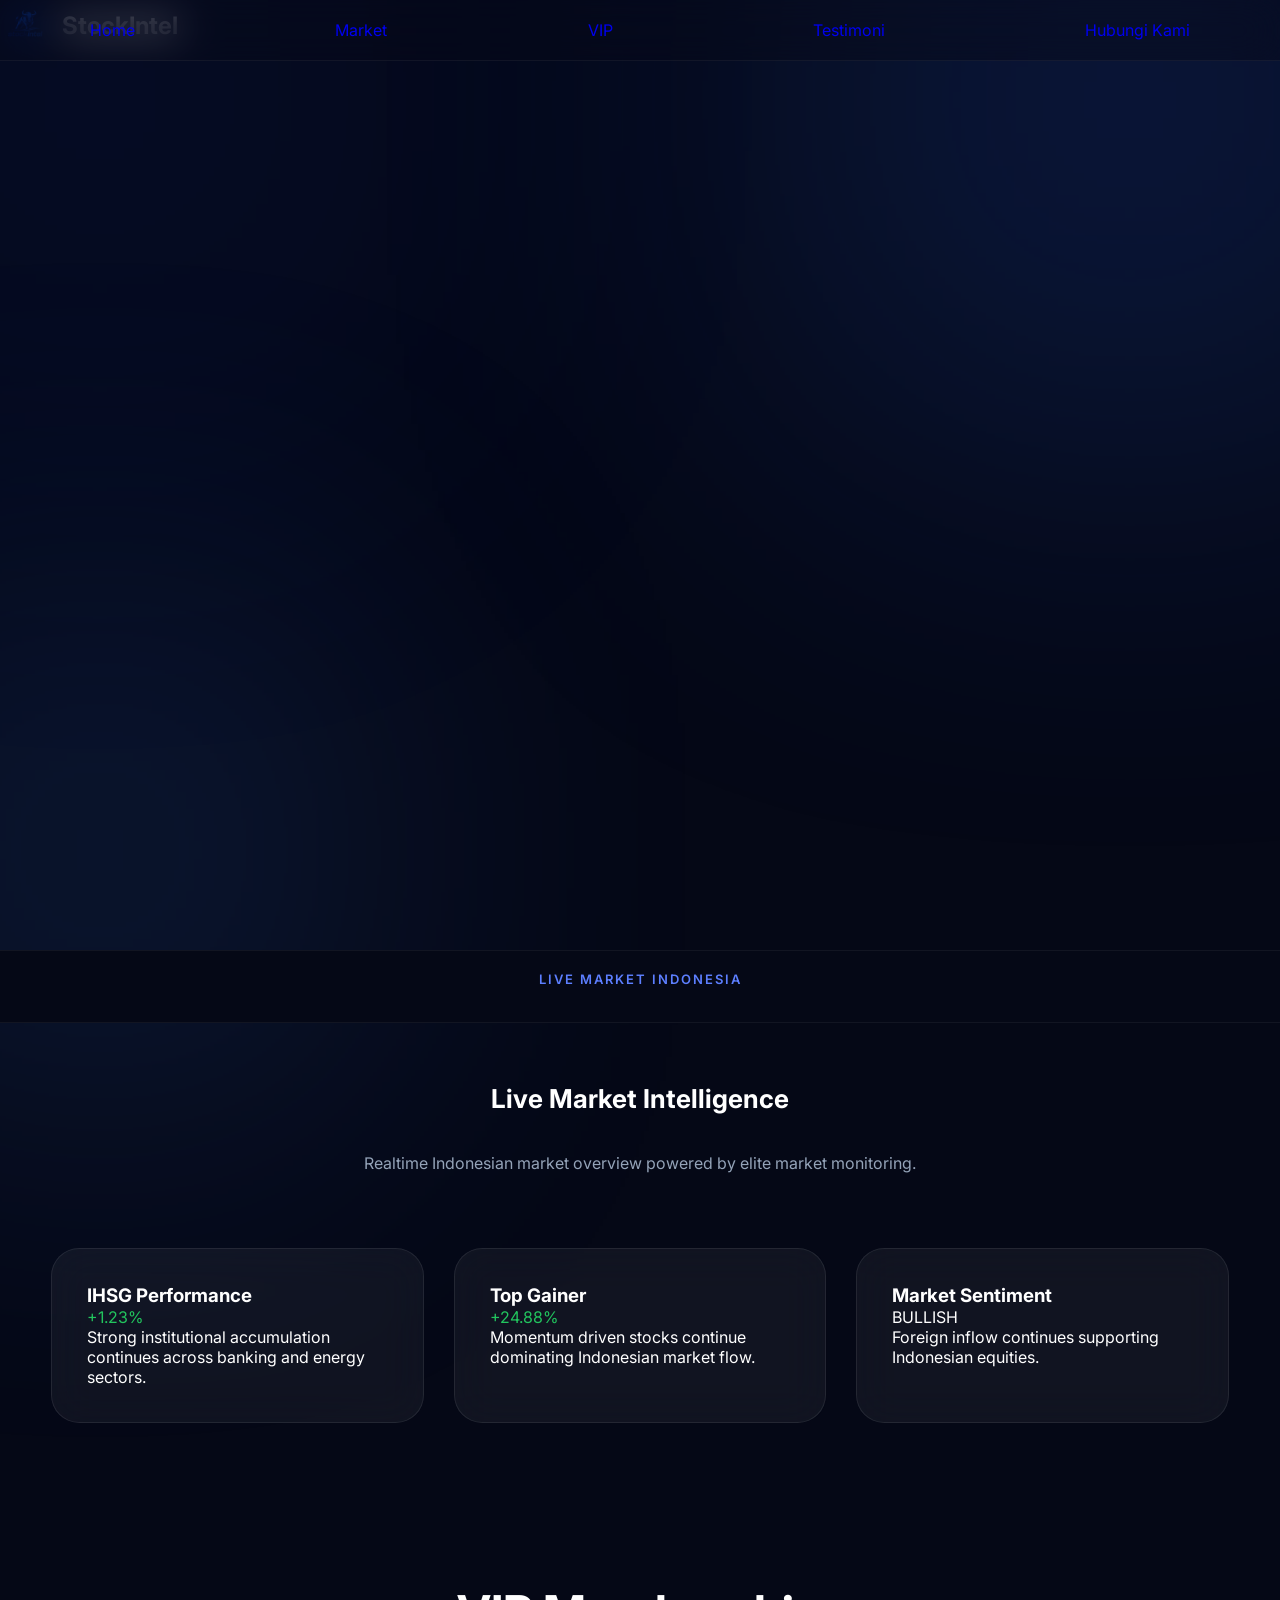
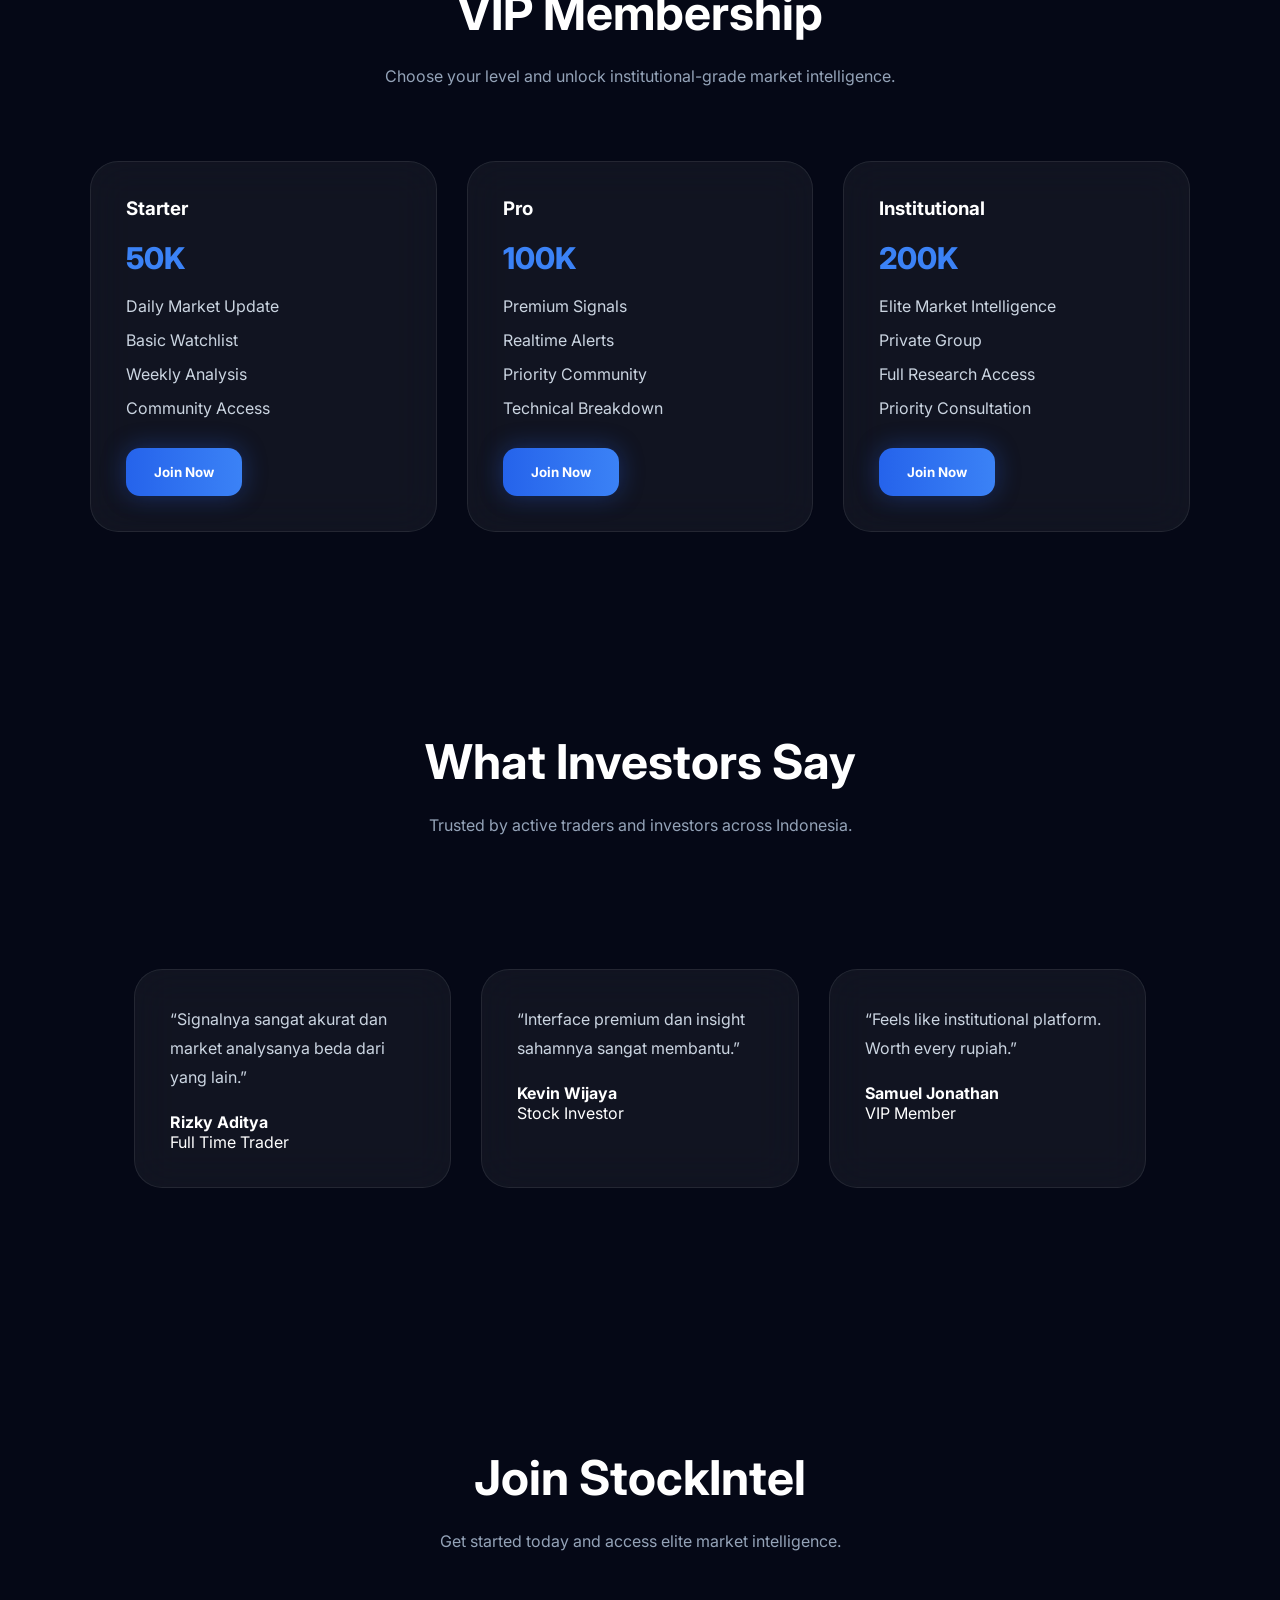
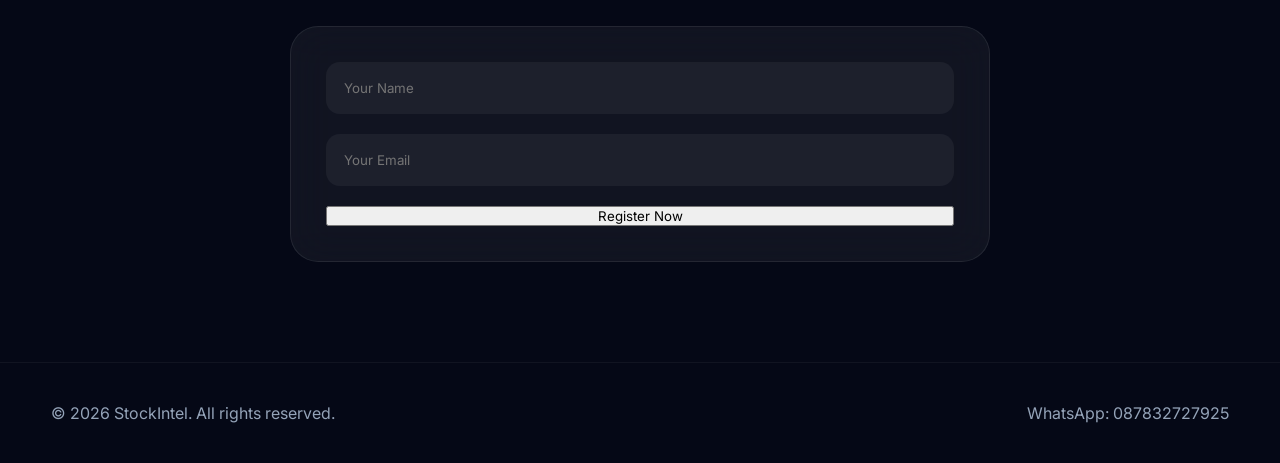
<file: index.html>
<!DOCTYPE html>
<html lang="en">
<head>

<meta charset="UTF-8">
<meta name="viewport" content="width=device-width, initial-scale=1.0">

<title>StockIntel — Trade Smarter</title>

<link rel="preconnect" href="https://fonts.googleapis.com">
<link href="https://fonts.googleapis.com/css2?family=Inter:wght@300;400;500;600;700;800&display=swap" rel="stylesheet">

<link rel="stylesheet" href="style.css">

</head>

<body>

<div class="bg-glow"></div>
<div class="bg-glow2"></div>

<header class="navbar">

<div class="logo">
<img src="logo.png">
<h2>StockIntel</h2>
</div>

<div class="menu-toggle" onclick="toggleMenu()">
☰
</div>

<nav id="mobileMenu">

<a href="#">Home</a>
<a href="#market">Market</a>
<a href="login.html">VIP</a>
<a href="#testimoni">Testimoni</a>
<a href="https://wa.me/6287832727925">Hubungi Kami</a>

</nav>

<a href="login.html" class="contact-btn">
Join Elite
</a>

</header>

<section class="hero">

<div class="hero-text">

</section> <!-- AKHIR HERO -->

<!-- LIVE MARKET TICKER -->

<style>
.market-ticker-section{
padding:20px 0;
background:#050816;
border-top:1px solid rgba(255,255,255,.05);
border-bottom:1px solid rgba(255,255,255,.05);
overflow:hidden;
}

.market-title{
text-align:center;
font-size:13px;
font-weight:600;
letter-spacing:2px;
color:#5d7fff;
margin-bottom:15px;
text-transform:uppercase;
}
</style>

<section class="market-ticker-section">

<div class="market-title">
LIVE MARKET INDONESIA
</div>

<div class="tradingview-widget-container">
<div class="tradingview-widget-container__widget"></div>

<script
type="text/javascript"
src="https://s3.tradingview.com/external-embedding/embed-widget-ticker-tape.js"
async>
{
"symbols":[
{"proName":"IDX:BBRI","title":"BBRI"},
{"proName":"IDX:BMRI","title":"BMRI"},
{"proName":"IDX:BBCA","title":"BBCA"},
{"proName":"IDX:TLKM","title":"TLKM"},
{"proName":"IDX:GOTO","title":"GOTO"}
],
"showSymbolLogo":true,
"isTransparent":true,
"displayMode":"adaptive",
"colorTheme":"dark",
"locale":"id"
}
</script>

</div>

</section>

<section class="features">

<div class="section-title">

<h2>Live Market Intelligence</h2>

<p>
Realtime Indonesian market overview powered by elite market monitoring.
</p>

</div>

<div class="market-grid">

<div class="market-card">

<h3>IHSG Performance</h3>

<div class="big green">
+1.23%
</div>

<p>
Strong institutional accumulation continues across banking and energy sectors.
</p>

</div>

<div class="market-card">

<h3>Top Gainer</h3>

<div class="big green">
+24.88%
</div>

<p>
Momentum driven stocks continue dominating Indonesian market flow.
</p>

</div>

<div class="market-card">

<h3>Market Sentiment</h3>

<div class="big">
BULLISH
</div>

<p>
Foreign inflow continues supporting Indonesian equities.
</p>

</div>

</div>

</section>

<section id="vip">

<div class="section-title">

<h2>VIP Membership</h2>

<p>
Choose your level and unlock institutional-grade market intelligence.
</p>

</div>

<div class="cards">

<div class="card">

<h3>Starter</h3>

<div class="price">
50K
</div>

<ul>
<li>Daily Market Update</li>
<li>Basic Watchlist</li>
<li>Weekly Analysis</li>
<li>Community Access</li>
</ul>

<a href="payment.html">
<button class="glow-btn">
Join Now
</button>
</a>

</div>

<div class="card">

<h3>Pro</h3>

<div class="price">
100K
</div>

<ul>
<li>Premium Signals</li>
<li>Realtime Alerts</li>
<li>Priority Community</li>
<li>Technical Breakdown</li>
</ul>

<a href="payment.html">
<button class="glow-btn">
Join Now
</button>
</a>

</div>

<div class="card">

<h3>Institutional</h3>

<div class="price">
200K
</div>

<ul>
<li>Elite Market Intelligence</li>
<li>Private Group</li>
<li>Full Research Access</li>
<li>Priority Consultation</li>
</ul>

<a href="payment.html">
<button class="glow-btn">
Join Now
</button>
</a>

</div>

</div>

</section>

<section id="testimonials">

<div class="section-title">

<h2>What Investors Say</h2>

<p>
Trusted by active traders and investors across Indonesia.
</p>

</div>

<div class="testimonials">

<div class="testi">
<p>
“Signalnya sangat akurat dan market analysanya beda dari yang lain.”
</p>
<h4>Rizky Aditya</h4>
<span>Full Time Trader</span>
</div>

<div class="testi">
<p>
“Interface premium dan insight sahamnya sangat membantu.”
</p>
<h4>Kevin Wijaya</h4>
<span>Stock Investor</span>
</div>

<div class="testi">
<p>
“Feels like institutional platform. Worth every rupiah.”
</p>
<h4>Samuel Jonathan</h4>
<span>VIP Member</span>
</div>

</div>

</section>

<section>

<div class="section-title">

<h2>Join StockIntel</h2>

<p>
Get started today and access elite market intelligence.
</p>

</div>

<div class="form-box">

<form id="form">

<input type="text" placeholder="Your Name" required>
<input type="email" placeholder="Your Email" required>

<button type="submit" class="glow-btn">
Register Now
</button>

</form>

</div>

</section>

<footer>

<div>
© 2026 StockIntel. All rights reserved.
</div>

<div>
WhatsApp: 087832727925
</div>

</footer>

<script src="script.js"></script>

</body>
  </html>
</file>
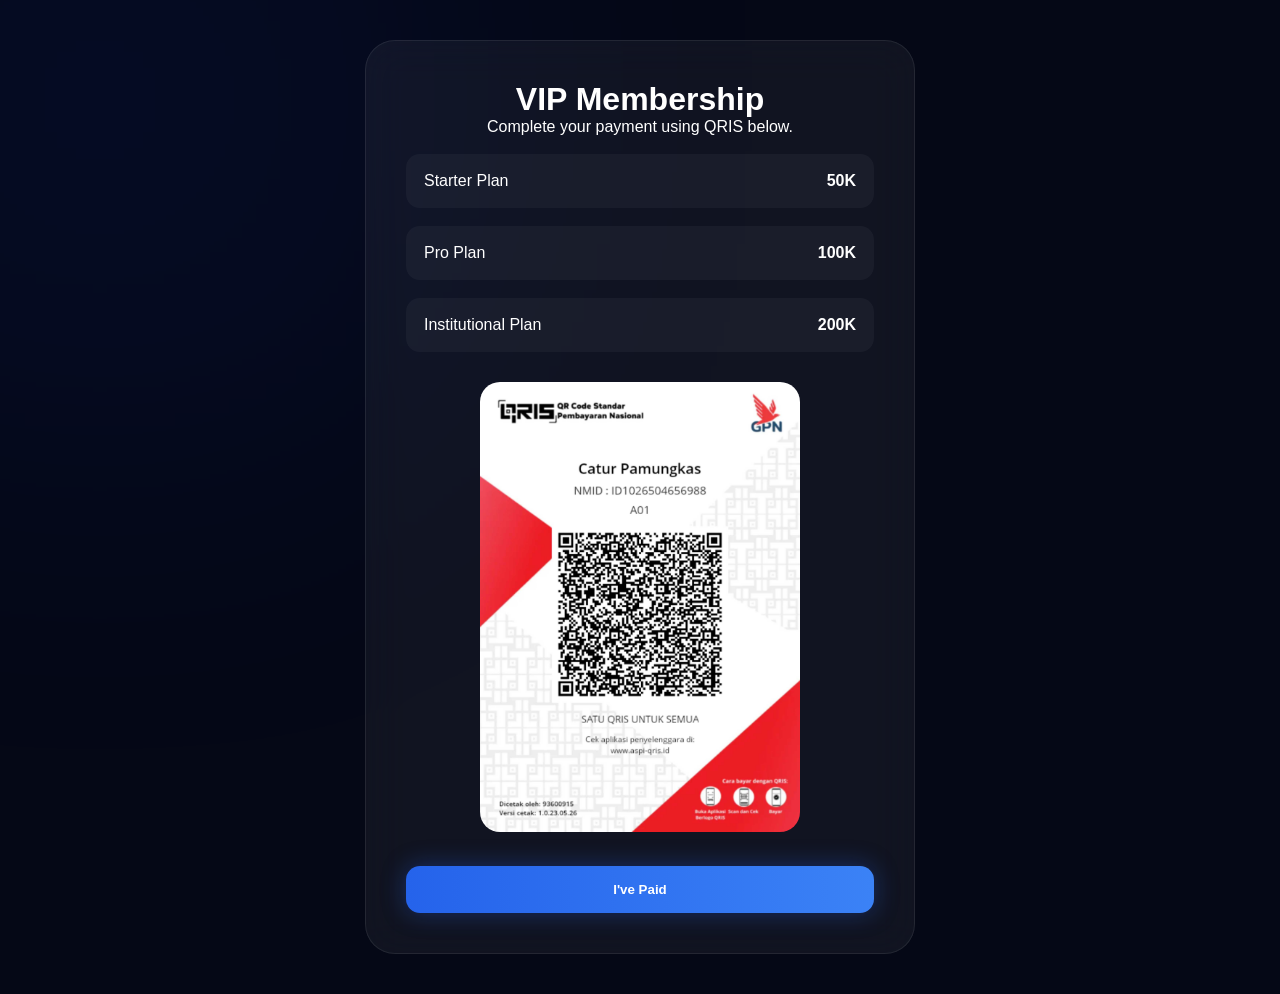
<file: payment.html>
<!DOCTYPE html>
<html lang="en">
<head>

<meta charset="UTF-8">
<meta name="viewport" content="width=device-width, initial-scale=1.0">

<title>StockIntel Payment</title>

<link rel="stylesheet" href="style.css">

</head>

<body>

<div class="payment-container">

<div class="payment-box">

<h1>VIP Membership</h1>

<p>
Complete your payment using QRIS below.
</p>

<div class="plan-list">

<div class="plan">
<span>Starter Plan</span>
<b>50K</b>
</div>

<div class="plan">
<span>Pro Plan</span>
<b>100K</b>
</div>

<div class="plan">
<span>Institutional Plan</span>
<b>200K</b>
</div>

</div>

<div class="qris-box">

<img src="qris.jpg">

</div>

<a href="https://wa.me/6287832727925" target="_blank">

<button class="pay-btn glow-btn">
I've Paid
</button>

</a>

</div>

</div>

</body>
</html>
</file>
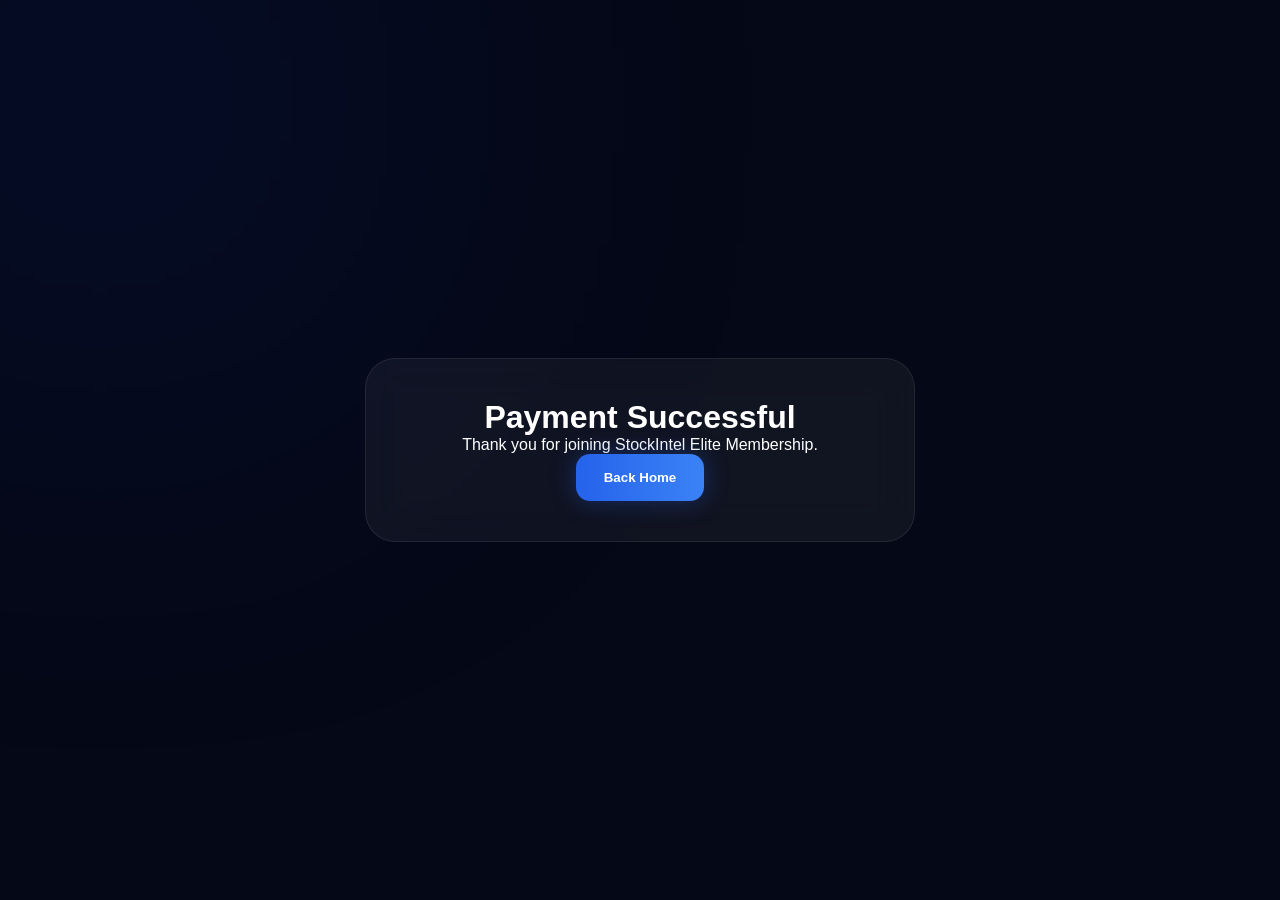
<file: success.html>
<!DOCTYPE html>
<html lang="en">
<head>

<meta charset="UTF-8">
<meta name="viewport" content="width=device-width, initial-scale=1.0">

<title>Success</title>

<link rel="stylesheet" href="style.css">

</head>

<body>

<div class="success-page">

<div class="success-box">

<h1>Payment Successful</h1>

<p>
Thank you for joining StockIntel Elite Membership.
</p>

<a href="index.html">

<button class="btn-primary">
Back Home
</button>

</a>

</div>

</div>

</body>
</html>
</file>
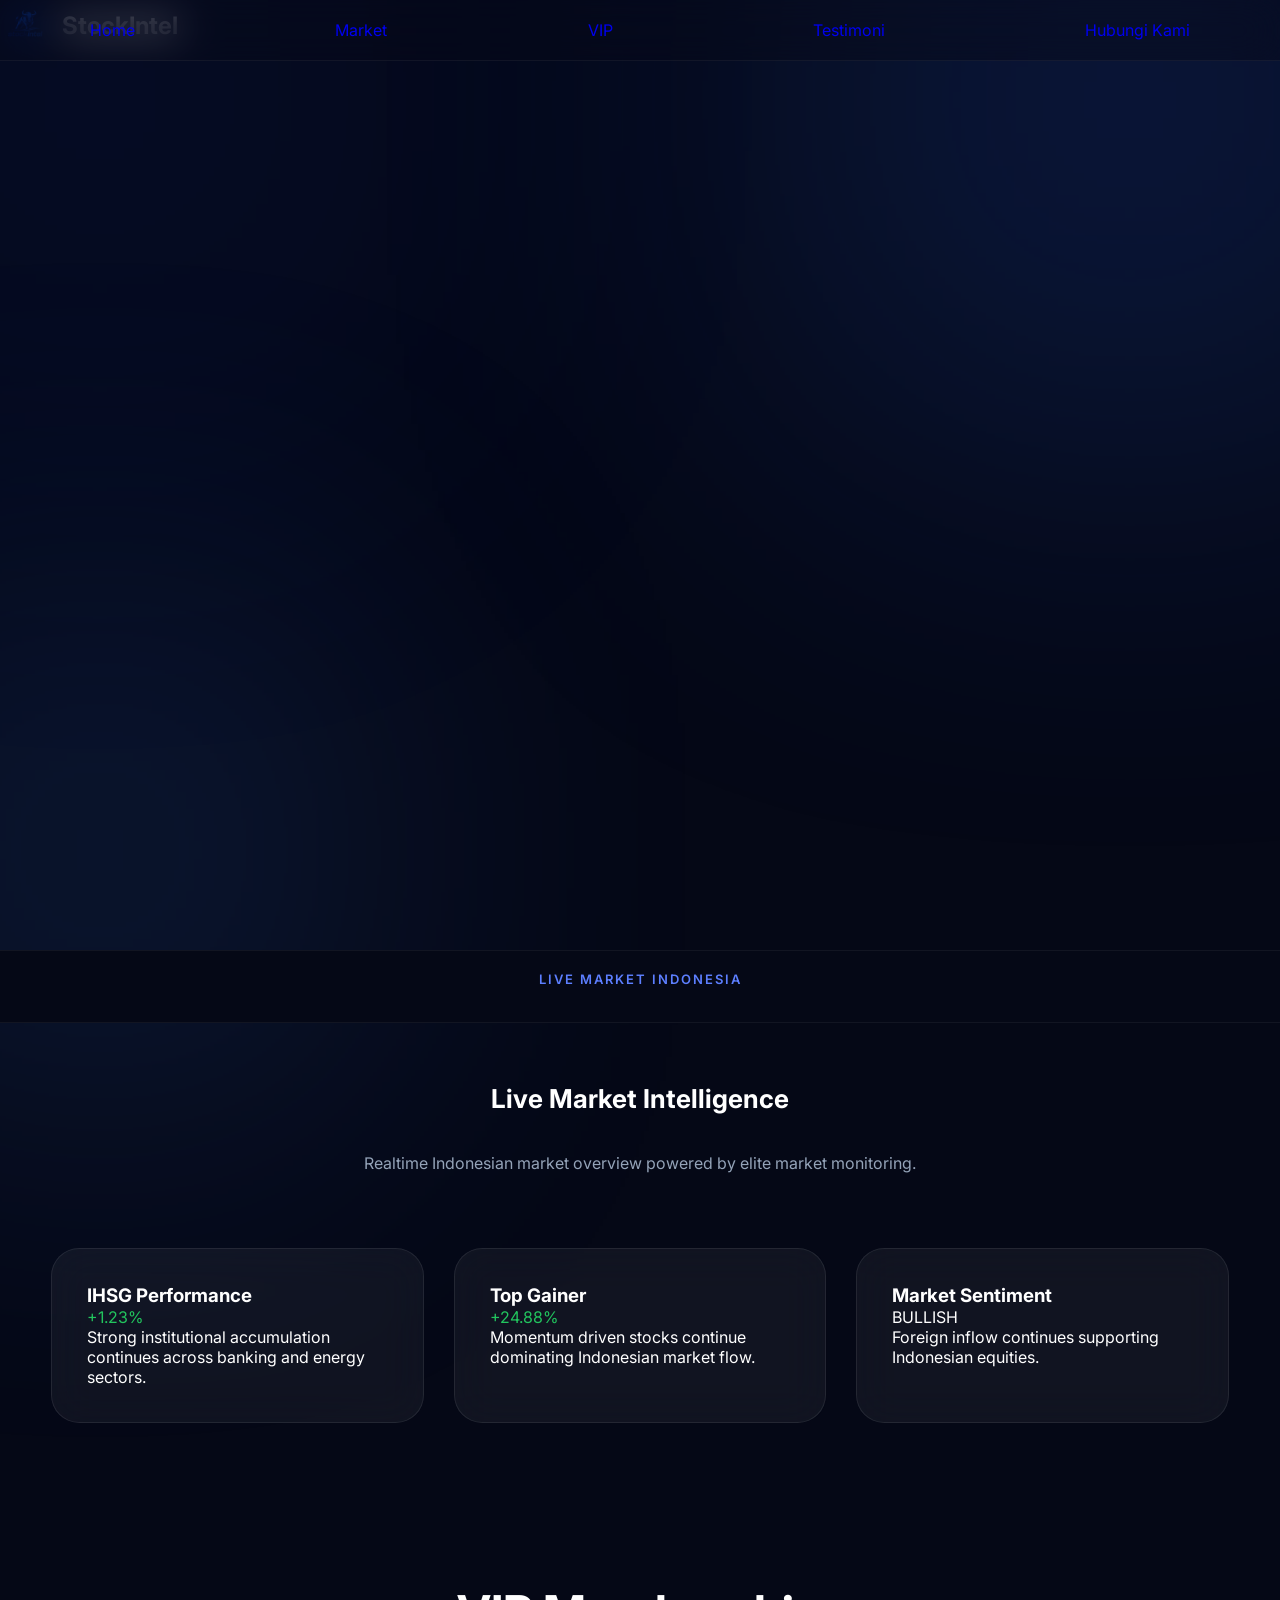
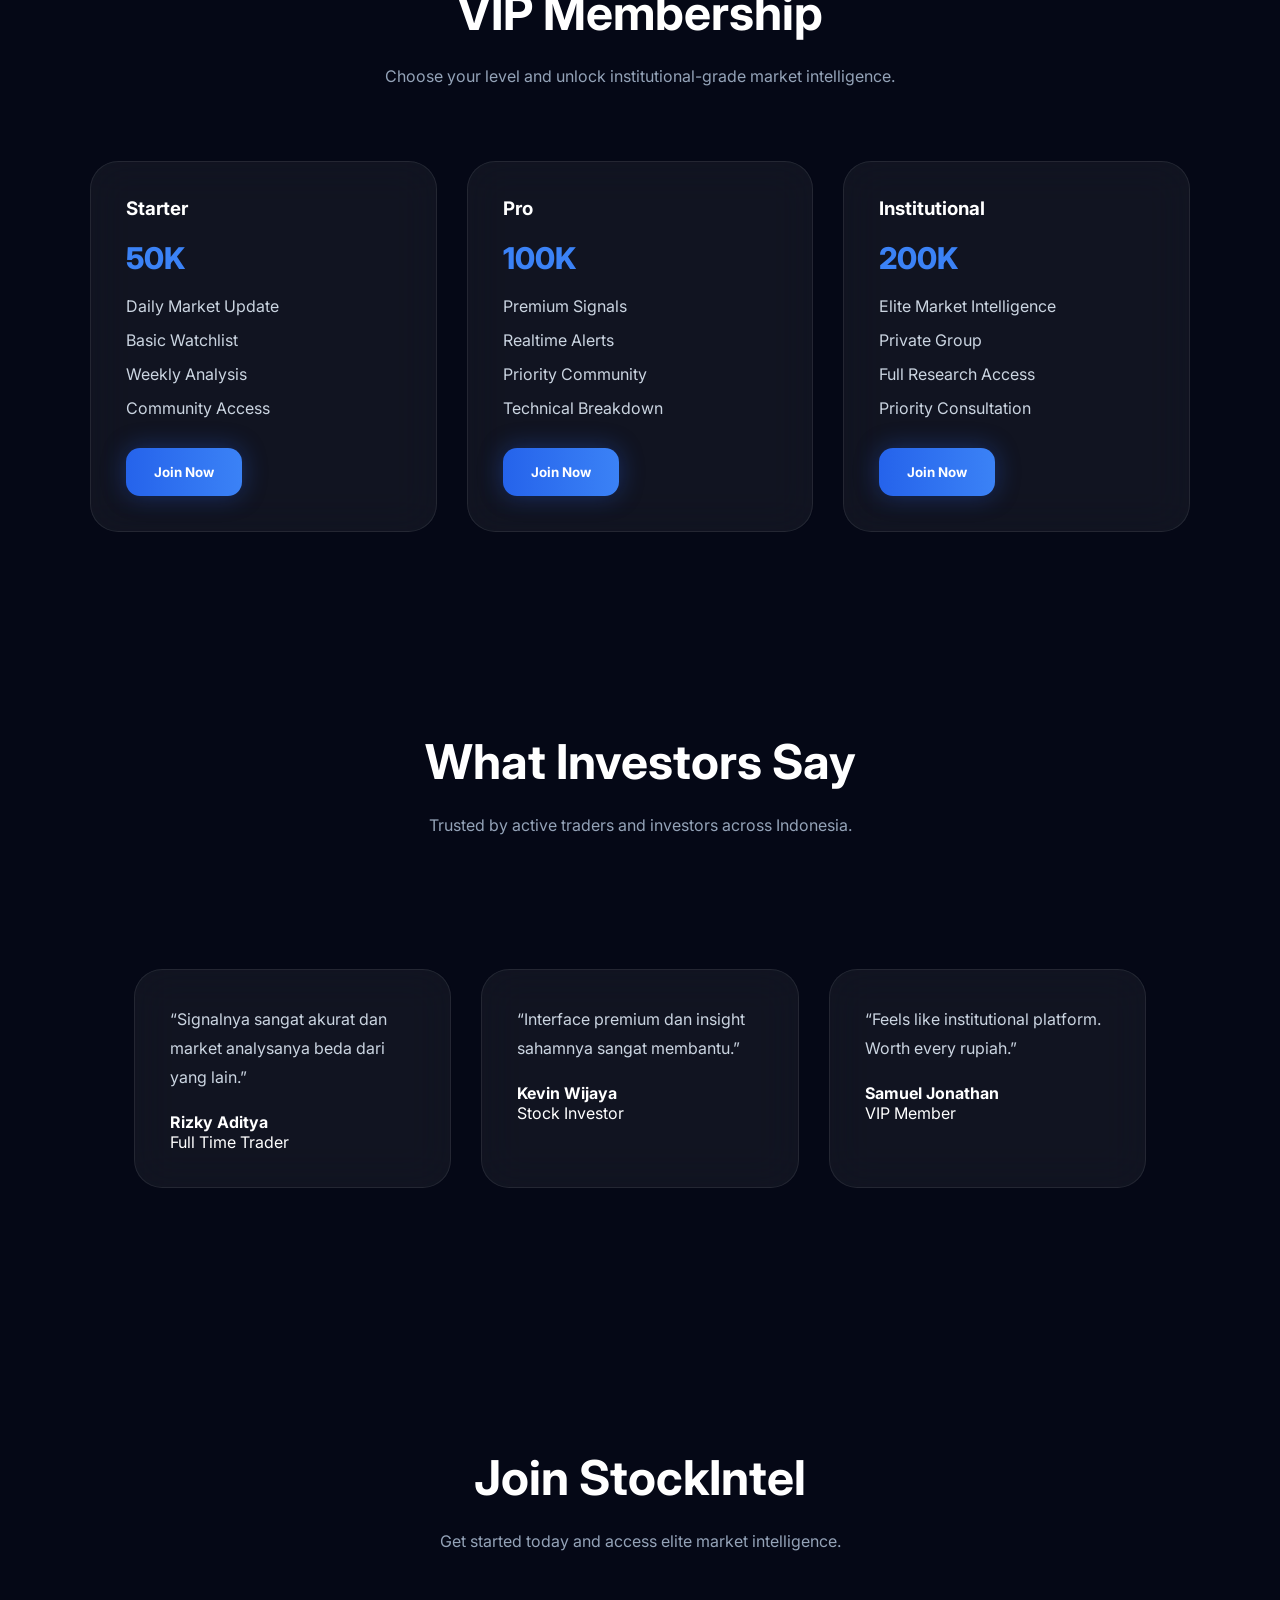
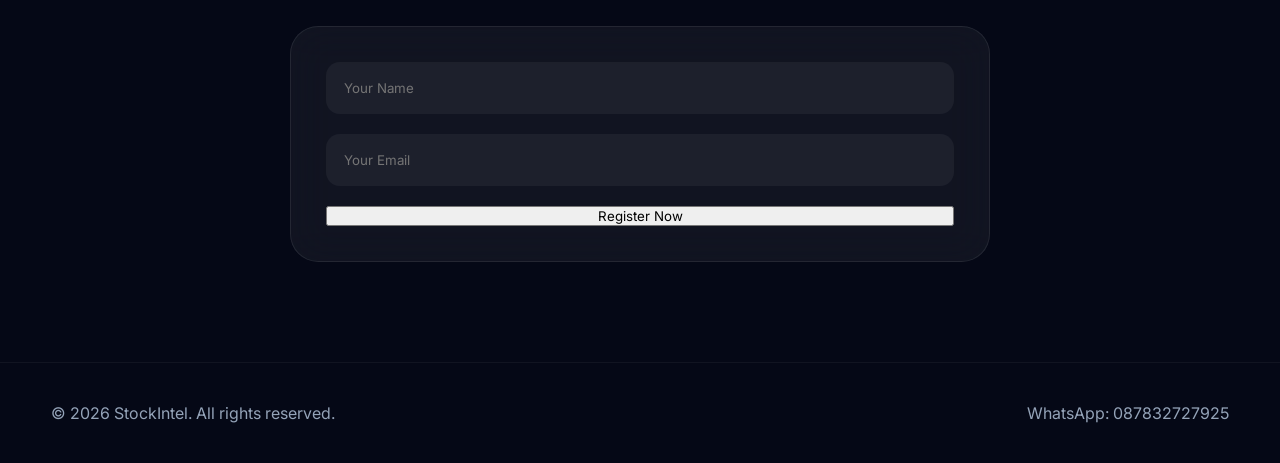
<file: vip.html>
<!DOCTYPE html>
<html lang="id">
<head>
<meta charset="UTF-8">
<meta name="viewport" content="width=device-width, initial-scale=1.0">

<title>StockIntel VIP Dashboard</title>

<link rel="stylesheet" href="vip.css">

<link href="https://fonts.googleapis.com/css2?family=Poppins:wght@300;400;500;600;700;800&display=swap" rel="stylesheet">

</head>

<body>

<script>

const pass = prompt("Masukkan Kode VIP");

if(pass !== "STOCKINTELVIP2026"){
alert("Kode VIP Salah");
window.location.href="index.html";
}

</script>

<div class="sidebar">

<div class="logo-area">
<img src="logo.png" alt="StockIntel">
<h2>Stock<span>Intel</span></h2>
</div>

<ul>

<li class="active">Dashboard</li>
<li>Market</li>
<li>Watchlist</li>
<li>Technical</li>
<li>Heatmap</li>
<li>Calendar</li>
<li>Education</li>
<li>Community</li>
<li>Settings</li>

</ul>

<a href="index.html" class="logout-btn">
Logout
</a>

</div>

<div class="main-content">

<!-- HEADER -->

<section class="welcome-card">

<div>

<h1>Welcome VIP Member</h1>

<p>
Premium Market Intelligence Platform
</p>
  
<div id="liveClock"></div>
  
</div>

<div class="status-box">

<span class="status">
ACTIVE
</span>

<span class="membership">
VIP MEMBER
</span>

</div>

</section>

<!-- MARKET SUMMARY -->

<section class="summary-grid">

<div class="summary-card">

<h3>IHSG</h3>

<h2>+1.24%</h2>

<p>Market Strength</p>

</div>

<div class="summary-card">

<h3>Top Gainer</h3>

<h2>GOTO</h2>

<p>+8.20%</p>

</div>

<div class="summary-card">

<h3>Top Loser</h3>

<h2>UNVR</h2>

<p>-3.10%</p>

</div>

<div class="summary-card">

<h3>Foreign Flow</h3>

<h2>+245B</h2>

<p>Net Buy</p>

</div>

</section>

<!-- REALTIME TICKER -->

<section class="widget-section">

<h2>Realtime Market</h2>

<div class="tradingview-widget-container">

<div class="tradingview-widget-container__widget"></div>

<script
type="text/javascript"
src="https://s3.tradingview.com/external-embedding/embed-widget-ticker-tape.js"
async>
{
"symbols":[
{"proName":"IDX:BBRI","title":"BBRI"},
{"proName":"IDX:BBCA","title":"BBCA"},
{"proName":"IDX:BMRI","title":"BMRI"},
{"proName":"IDX:TLKM","title":"TLKM"},
{"proName":"IDX:ASII","title":"ASII"},
{"proName":"IDX:GOTO","title":"GOTO"}
],
"showSymbolLogo":true,
"isTransparent":true,
"displayMode":"adaptive",
"colorTheme":"dark",
"locale":"id"
}
</script>

</div>

</section>

<!-- MARKET OVERVIEW -->

<section class="widget-section">

<h2>Market Overview</h2>

<div class="tradingview-widget-container">

<div class="tradingview-widget-container__widget"></div>

<script
type="text/javascript"
src="https://s3.tradingview.com/external-embedding/embed-widget-market-overview.js"
async>
{
"colorTheme":"dark",
"dateRange":"12M",
"showChart":true,
"locale":"id",
"isTransparent":true,
"width":"100%",
"height":"550",
"tabs":[
{
"title":"Indices",
"symbols":[
{"s":"IDX:BBRI"},
{"s":"IDX:BBCA"},
{"s":"IDX:BMRI"},
{"s":"IDX:TLKM"}
]
}
]
}
</script>

</div>

</section>

<!-- ADVANCED CHART -->

<section class="widget-section">

<h2>Advanced Chart</h2>

<div class="chart-container">

<div class="tradingview-widget-container">

<div id="tradingview_chart"></div>

<script
type="text/javascript"
src="https://s3.tradingview.com/tv.js">
</script>

<script>

new TradingView.widget({
"autosize":true,
"symbol":"IDX:BBRI",
"interval":"D",
"timezone":"Asia/Jakarta",
"theme":"dark",
"style":"1",
"locale":"id",
"toolbar_bg":"#071224",
"enable_publishing":false,
"hide_side_toolbar":false,
"allow_symbol_change":true,
"container_id":"tradingview_chart"
});

</script>

</div>

</div>

</section>

<!-- WATCHLIST -->

<section class="watchlist-section">

<h2>Watchlist Hari Ini</h2>

<div class="watchlist-grid">

<div class="watch-card">
BBRI
</div>

<div class="watch-card">
BMRI
</div>

<div class="watch-card">
BBCA
</div>

<div class="watch-card">
TLKM
</div>

<div class="watch-card">
ASII
</div>

<div class="watch-card">
ANTM
</div>

</div>

</section>

<!-- ANALISA HARIAN -->

<section class="analysis-section">

<h2>Catatan Analisa Harian</h2>

<div class="analysis-card">

<h3>BBRI</h3>

<p>
Bias Bullish.
Menunggu break resistance area.
Volume masih meningkat.
</p>

</div>

<div class="analysis-card">

<h3>BMRI</h3>

<p>
Trend masih kuat.
Perhatikan support terdekat.
</p>

</div>

<div class="analysis-card">

<h3>TLKM</h3>

<p>
Masih fase konsolidasi.
Menunggu breakout.
</p>

</div>

</section>

<!-- EDUCATION -->

<section class="education-section">

<h2>Education Center</h2>

<div class="coming-soon">

COMING SOON

<p>
PDF Premium<br>
Video Edukasi<br>
Kelas Trading VIP
</p>

</div>

</section>

<!-- COMMUNITY -->

<section class="community-section">

<h2>Community VIP</h2>

<a
href="https://wa.me/6287832727925"
target="_blank"
class="community-btn">

Hubungi Admin VIP

</a>

</section>

</div>

<script src="vip.js"></script>

</body>
  </html>
</file>
<file: style.css>
*{
margin:0;
padding:0;
box-sizing:border-box;
font-family:'Inter',sans-serif;
scroll-behavior:smooth;
}

body{
background:#050816;
color:white;
overflow-x:hidden;
}

a{
text-decoration:none;
}

.bg-glow{
position:fixed;
width:700px;
height:700px;
background:#2563eb;
filter:blur(180px);
opacity:.18;
top:-250px;
right:-200px;
z-index:-1;
}

.bg-glow2{
position:fixed;
width:500px;
height:500px;
background:#3b82f6;
filter:blur(160px);
opacity:.15;
bottom:-200px;
left:-150px;
z-index:-1;
}

nav{
position:fixed;
top:0;
width:100%;
padding:20px 7%;
display:flex;
justify-content:space-between;
align-items:center;
backdrop-filter:blur(20px);
background:rgba(7,10,25,.45);
border-bottom:1px solid rgba(255,255,255,.05);
z-index:999;
}

.logo{
display:flex;
align-items:center;
gap:12px;
}

.logo img{
width:50px;
}

.nav-links{
display:flex;
gap:35px;
}

.nav-links a{
color:#dbeafe;
font-weight:500;
}

.nav-btn,
.btn-primary,
.card button,
.pay-btn{
padding:16px 28px;
background:linear-gradient(to right,#2563eb,#3b82f6);
border:none;
border-radius:14px;
color:white;
font-weight:700;
cursor:pointer;
box-shadow:0 0 25px rgba(37,99,235,.35);
}

.hero{
min-height:100vh;
display:flex;
justify-content:space-between;
align-items:center;
padding:150px 7%;
gap:60px;
}

.hero-text h1{
font-size:5rem;
line-height:1.1;
margin-top:20px;
}

.hero-text p{
margin-top:25px;
color:#94a3b8;
line-height:1.8;
}

.hero-buttons{
display:flex;
gap:20px;
margin-top:35px;
}

.btn-secondary{
padding:16px 28px;
background:rgba(255,255,255,.05);
border:1px solid rgba(255,255,255,.08);
border-radius:14px;
color:white;
cursor:pointer;
}

.hero-card{
width:420px;
background:rgba(255,255,255,.05);
border:1px solid rgba(255,255,255,.08);
border-radius:30px;
padding:35px;
backdrop-filter:blur(20px);
}

.market-box{
display:flex;
justify-content:space-between;
padding:18px;
margin-bottom:18px;
background:rgba(255,255,255,.04);
border-radius:14px;
}

.market-box span{
color:#22c55e;
font-weight:700;
}

.ticker-wrapper{
overflow:hidden;
padding:18px 0;
border-top:1px solid rgba(255,255,255,.05);
border-bottom:1px solid rgba(255,255,255,.05);
}

.ticker{
display:flex;
gap:50px;
white-space:nowrap;
animation:ticker 25s linear infinite;
}

@keyframes ticker{
0%{
transform:translateX(100%);
}
100%{
transform:translateX(-100%);
}
}

.green{
color:#22c55e;
}

.red{
color:#ef4444;
}

section{
padding:100px 7%;
}

.section-title{
text-align:center;
margin-bottom:70px;
}

.section-title h2{
font-size:3rem;
margin-bottom:20px;
}

.section-title p{
color:#94a3b8;
max-width:700px;
margin:auto;
line-height:1.8;
}

.market-grid,
.cards,
.testimonials{
display:grid;
grid-template-columns:repeat(auto-fit,minmax(280px,1fr));
gap:30px;
}

.market-card,
.card,
.testi,
.form-box{
background:rgba(255,255,255,.05);
border:1px solid rgba(255,255,255,.08);
border-radius:28px;
padding:35px;
backdrop-filter:blur(20px);
}

.price{
font-size:3rem;
font-weight:800;
margin:20px 0;
color:#3b82f6;
}

.card ul{
list-style:none;
display:flex;
flex-direction:column;
gap:14px;
margin-bottom:30px;
color:#cbd5e1;
}

.testi p{
line-height:1.8;
color:#cbd5e1;
margin-bottom:20px;
}

.form-box{
max-width:700px;
margin:auto;
}

form{
display:flex;
flex-direction:column;
gap:20px;
}

input{
padding:18px;
border:none;
border-radius:14px;
background:rgba(255,255,255,.05);
color:white;
}

footer{
padding:40px 7%;
display:flex;
justify-content:space-between;
border-top:1px solid rgba(255,255,255,.05);
color:#94a3b8;
}

.payment-container,
.success-page{
display:flex;
justify-content:center;
align-items:center;
min-height:100vh;
padding:40px;
}

.payment-box,
.success-box{
width:100%;
max-width:550px;
background:rgba(255,255,255,.05);
border:1px solid rgba(255,255,255,.08);
padding:40px;
border-radius:30px;
backdrop-filter:blur(20px);
text-align:center;
}

.plan{
display:flex;
justify-content:space-between;
padding:18px;
margin-top:18px;
background:rgba(255,255,255,.04);
border-radius:14px;
}

.qris-box img{
width:100%;
max-width:320px;
margin-top:30px;
border-radius:20px;
}

.pay-btn{
width:100%;
margin-top:30px;
}

.menu-toggle{
display:none;
}

/* ========================= */
/* TABLET */
/* ========================= */

@media (max-width: 900px){

.navbar{
padding:15px 5%;
}

.logo h2{
font-size:22px;
}

.logo img{
width:45px;
}

.contact-btn{
padding:10px 16px;
font-size:13px;
}

.hero{
grid-template-columns:1fr;
padding:120px 5% 70px;
gap:40px;
text-align:center;
min-height:auto;
}

.hero-left{
order:2;
}

.hero-right{
order:1;
}

.hero h1{
font-size:48px;
line-height:1.15;
}

.hero p{
font-size:15px;
}

.hero-buttons{
flex-direction:column;
width:100%;
}

.join-btn,
.preview-btn{
width:100%;
text-align:center;
}

.dashboard-card{
padding:20px;
}

.chart{
height:180px;
}

.stats{
grid-template-columns:1fr 1fr;
gap:10px;
}

.box{
font-size:13px;
padding:12px;
}

.features,
.pricing,
.testimonials{
padding:70px 5%;
}

.features h2,
.pricing h2,
.testimonials h2{
font-size:30px;
}

.feature-grid,
.pricing-grid,
.testimonial-grid{
grid-template-columns:1fr;
}

.feature-card,
.price-card,
.testimonial{
padding:25px;
}

.price{
font-size:36px;
}

footer{
padding:50px 5%;
}

.footer-logo img{
width:70px;
}

}

/* ========================= */
/* MOBILE */
/* ========================= */

@media(max-width:768px){

.menu-toggle{
display:block;
font-size:30px;
}

#mobileMenu{
display:none;
}

.contact-btn{
padding:10px 16px;
font-size:13px;
}

.logo h2{
font-size:28px;
}

}

.contact-btn{
display:none;
}

.hero{
padding:100px 4% 60px;
}

.badge{
font-size:11px;
padding:8px 14px;
}

.hero h1{
font-size:34px;
line-height:1.2;
}

.hero p{
font-size:14px;
}

.join-btn,
.preview-btn{
padding:14px 20px;
font-size:14px;
}

.dashboard-card{
padding:15px;
border-radius:20px;
}

.chart{
height:150px;
}

.stats{
grid-template-columns:1fr;
}

.box{
font-size:12px;
padding:10px;
}

.features,
.pricing,
.testimonials{
padding:60px 4%;
}

.features h2,
.pricing h2,
.testimonials h2{
font-size:26px;
margin-bottom:35px;
}

.feature-card,
.price-card,
.testimonial{
padding:20px;
border-radius:18px;
}

.price{
font-size:30px;
}

.price-card ul{
padding-left:15px;
}

.testimonial h3{
font-size:30px;
}

footer{
padding:40px 4%;
}

.footer-logo img{
width:60px;
}

footer p{
font-size:14px;
}

footer a{
font-size:14px;
}

}

/* ========================= */
/* ANIMASI HALUS */
/* ========================= */

html{
scroll-behavior:smooth;
}

.join-btn,
.preview-btn,
.price-card,
.feature-card,
.testimonial,
.contact-btn{
transition:all .3s ease;
}

.join-btn:hover,
.contact-btn:hover{
transform:translateY(-3px);
}

.preview-btn:hover{
border-color:#1d4fff;
}

.price-card:hover,
.feature-card:hover,
.testimonial:hover{
transform:translateY(-8px);
}

body::before{
content:'';
position:fixed;
width:500px;
height:500px;
background:#1d4fff;
filter:blur(200px);
opacity:.12;
top:-150px;
left:-150px;
pointer-events:none;
z-index:-1;
}

.menu-toggle{
font-size:32px;
cursor:pointer;
color:white;
display:none;
}

#mobileMenu{
display:flex;
gap:25px;
}

@media(max-width:768px){

.menu-toggle{
display:block;
}

#mobileMenu{
position:absolute;
top:80px;
left:0;
width:100%;
background:#071224;
flex-direction:column;
padding:20px;
display:none;
border-top:1px solid rgba(255,255,255,.08);
}

#mobileMenu.active{
display:flex;
}

#mobileMenu a{
padding:12px 0;
color:white;
text-decoration:none;
border-bottom:1px solid rgba(255,255,255,.05);
}

.contact-btn{
display:none;
}

}
</file>
<file: vip.css>
*{
margin:0;
padding:0;
box-sizing:border-box;
font-family:'Poppins',sans-serif;
}

body{
background:#020617;
color:#fff;
display:flex;
min-height:100vh;
overflow-x:hidden;
}

/* Glow Background */

body::before{
content:'';
position:fixed;
width:600px;
height:600px;
background:#1d4fff;
filter:blur(220px);
opacity:.15;
top:-250px;
left:-250px;
z-index:-1;
}

/* Sidebar */

.sidebar{
width:260px;
background:#071224;
border-right:1px solid rgba(255,255,255,.05);
padding:25px;
position:fixed;
height:100vh;
display:flex;
flex-direction:column;
justify-content:space-between;
}

.logo-area{
display:flex;
align-items:center;
gap:10px;
margin-bottom:30px;
}

.logo-area img{
width:50px;
}

.logo-area h2{
font-size:22px;
}

.logo-area span{
color:#1d4fff;
}

.sidebar ul{
list-style:none;
}

.sidebar ul li{
padding:15px;
margin-bottom:8px;
border-radius:12px;
cursor:pointer;
transition:.3s;
color:#b7c0d8;
}

.sidebar ul li:hover{
background:#1d4fff22;
color:white;
}

.sidebar ul li.active{
background:#1d4fff;
color:white;
}

.logout-btn{
display:block;
text-align:center;
padding:14px;
background:#ff3d3d22;
border-radius:12px;
text-decoration:none;
color:#ff6363;
font-weight:600;
}

/* Main Content */

.main-content{
margin-left:260px;
padding:30px;
width:calc(100% - 260px);
}

/* Welcome */

.welcome-card{
display:flex;
justify-content:space-between;
align-items:center;
background:#071224;
padding:30px;
border-radius:24px;
border:1px solid rgba(255,255,255,.05);
margin-bottom:25px;
}

.welcome-card h1{
font-size:32px;
margin-bottom:8px;
}

.welcome-card p{
color:#b7c0d8;
}

.status-box{
display:flex;
gap:10px;
}

.status,
.membership{
padding:10px 18px;
border-radius:999px;
font-size:13px;
font-weight:700;
}

.status{
background:#00ff8822;
color:#00ff88;
}

.membership{
background:#1d4fff22;
color:#6f8fff;
}

/* Summary Cards */

.summary-grid{
display:grid;
grid-template-columns:repeat(4,1fr);
gap:20px;
margin-bottom:25px;
}

.summary-card{
background:#071224;
padding:25px;
border-radius:20px;
border:1px solid rgba(255,255,255,.05);
}

.summary-card h3{
font-size:14px;
color:#b7c0d8;
margin-bottom:10px;
}

.summary-card h2{
font-size:28px;
color:#1d4fff;
margin-bottom:5px;
}

/* Sections */

.widget-section,
.watchlist-section,
.analysis-section,
.education-section,
.community-section{
background:#071224;
padding:25px;
border-radius:24px;
border:1px solid rgba(255,255,255,.05);
margin-bottom:25px;
}

.widget-section h2,
.watchlist-section h2,
.analysis-section h2,
.education-section h2,
.community-section h2{
margin-bottom:20px;
}

/* Chart */

.chart-container{
height:700px;
}

#tradingview_chart{
height:650px;
}

/* Watchlist */

.watchlist-grid{
display:grid;
grid-template-columns:repeat(auto-fit,minmax(140px,1fr));
gap:15px;
}

.watch-card{
padding:20px;
text-align:center;
background:#0b1730;
border-radius:16px;
font-weight:700;
border:1px solid rgba(255,255,255,.05);
transition:.3s;
}

.watch-card:hover{
transform:translateY(-5px);
border-color:#1d4fff;
}

/* Analysis */

.analysis-card{
background:#0b1730;
padding:20px;
border-radius:16px;
margin-bottom:15px;
}

.analysis-card h3{
margin-bottom:10px;
color:#1d4fff;
}

/* Education */

.coming-soon{
padding:40px;
text-align:center;
background:#0b1730;
border-radius:18px;
font-size:24px;
font-weight:700;
}

.coming-soon p{
margin-top:15px;
font-size:14px;
font-weight:400;
color:#b7c0d8;
}

/* Community */

.community-btn{
display:inline-block;
padding:16px 28px;
background:#1d4fff;
border-radius:16px;
text-decoration:none;
color:white;
font-weight:700;
box-shadow:0 0 30px rgba(29,79,255,.4);
}

/* Scrollbar */

::-webkit-scrollbar{
width:8px;
}

::-webkit-scrollbar-thumb{
background:#1d4fff;
border-radius:10px;
}

/* Mobile */

@media(max-width:1100px){

.summary-grid{
grid-template-columns:repeat(2,1fr);
}

}

@media(max-width:900px){

.sidebar{
position:relative;
width:100%;
height:auto;
}

.main-content{
margin-left:0;
width:100%;
padding:20px;
}

body{
display:block;
}

.welcome-card{
flex-direction:column;
gap:15px;
align-items:flex-start;
}

}

@media(max-width:600px){

.summary-grid{
grid-template-columns:1fr;
}

.watchlist-grid{
grid-template-columns:1fr 1fr;
}

.welcome-card h1{
font-size:24px;
}

.chart-container{
height:500px;
}

#tradingview_chart{
height:450px;
}

  }
</file>
